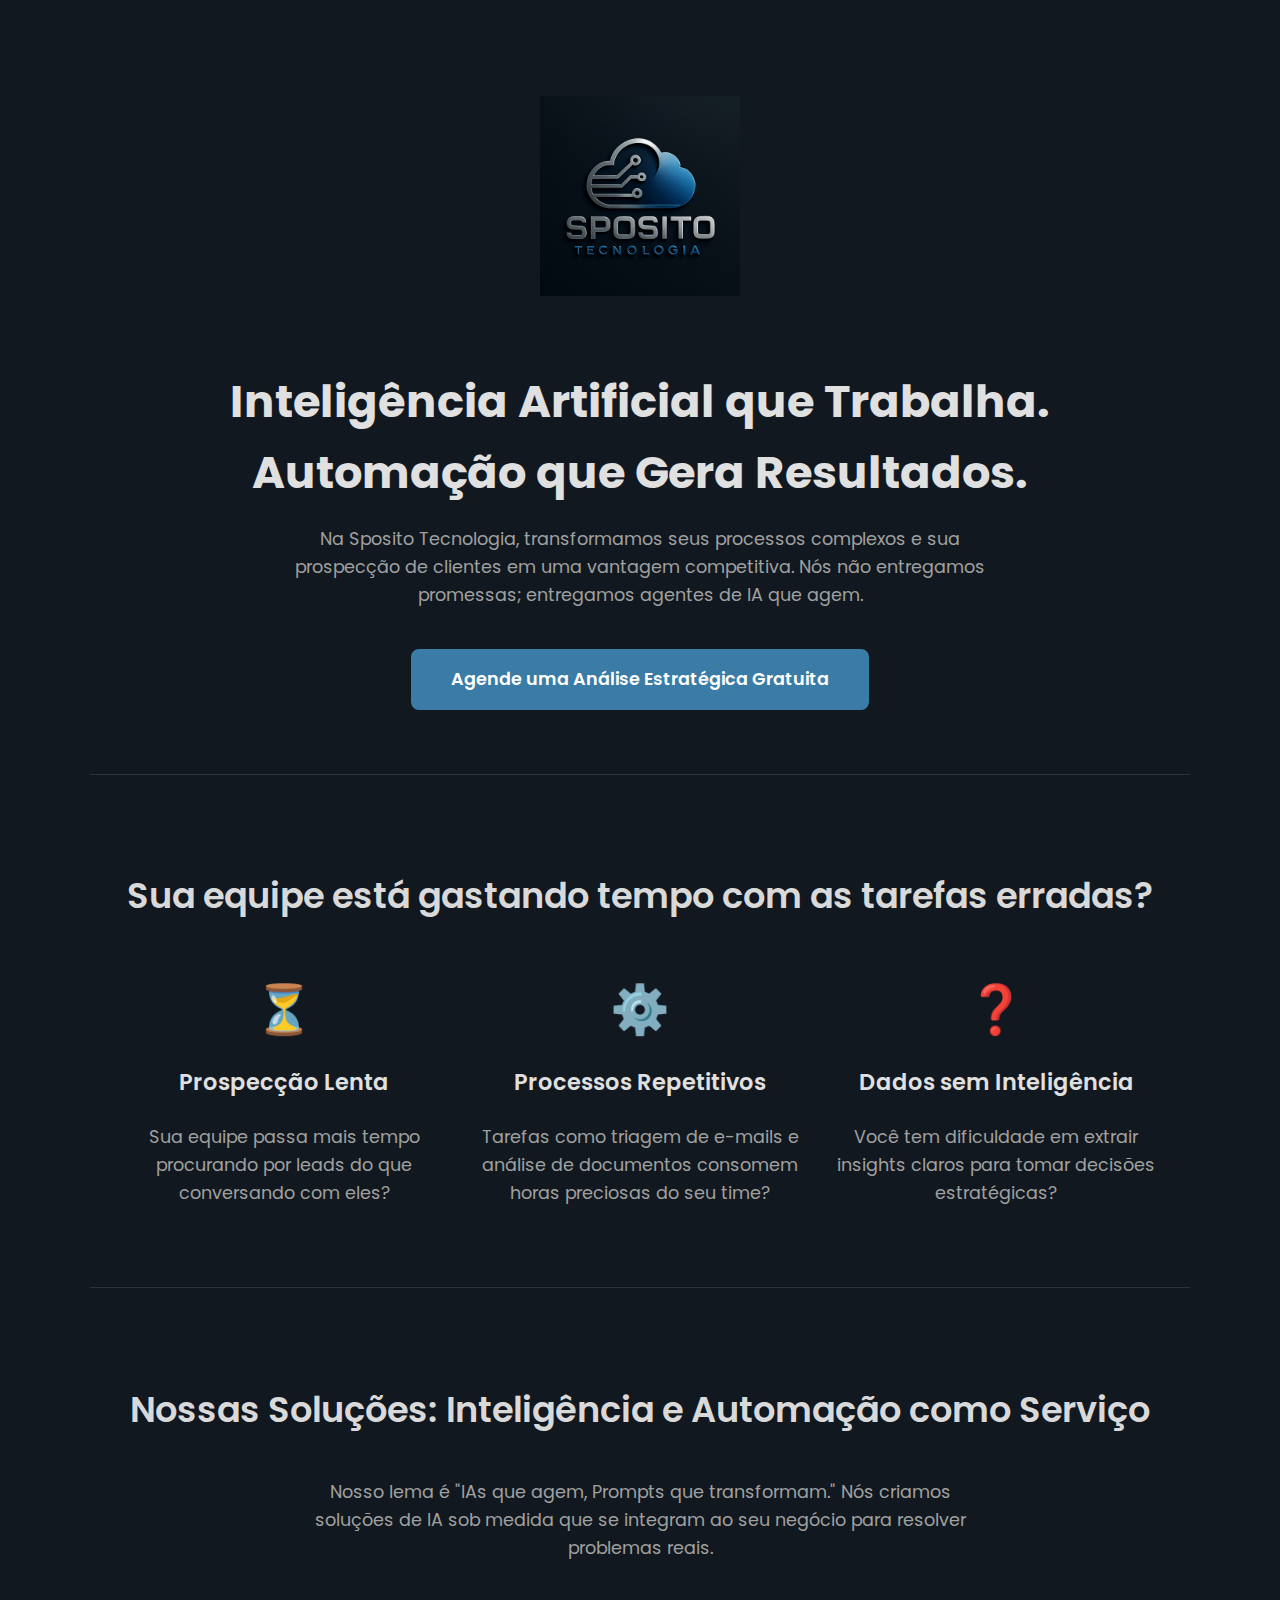
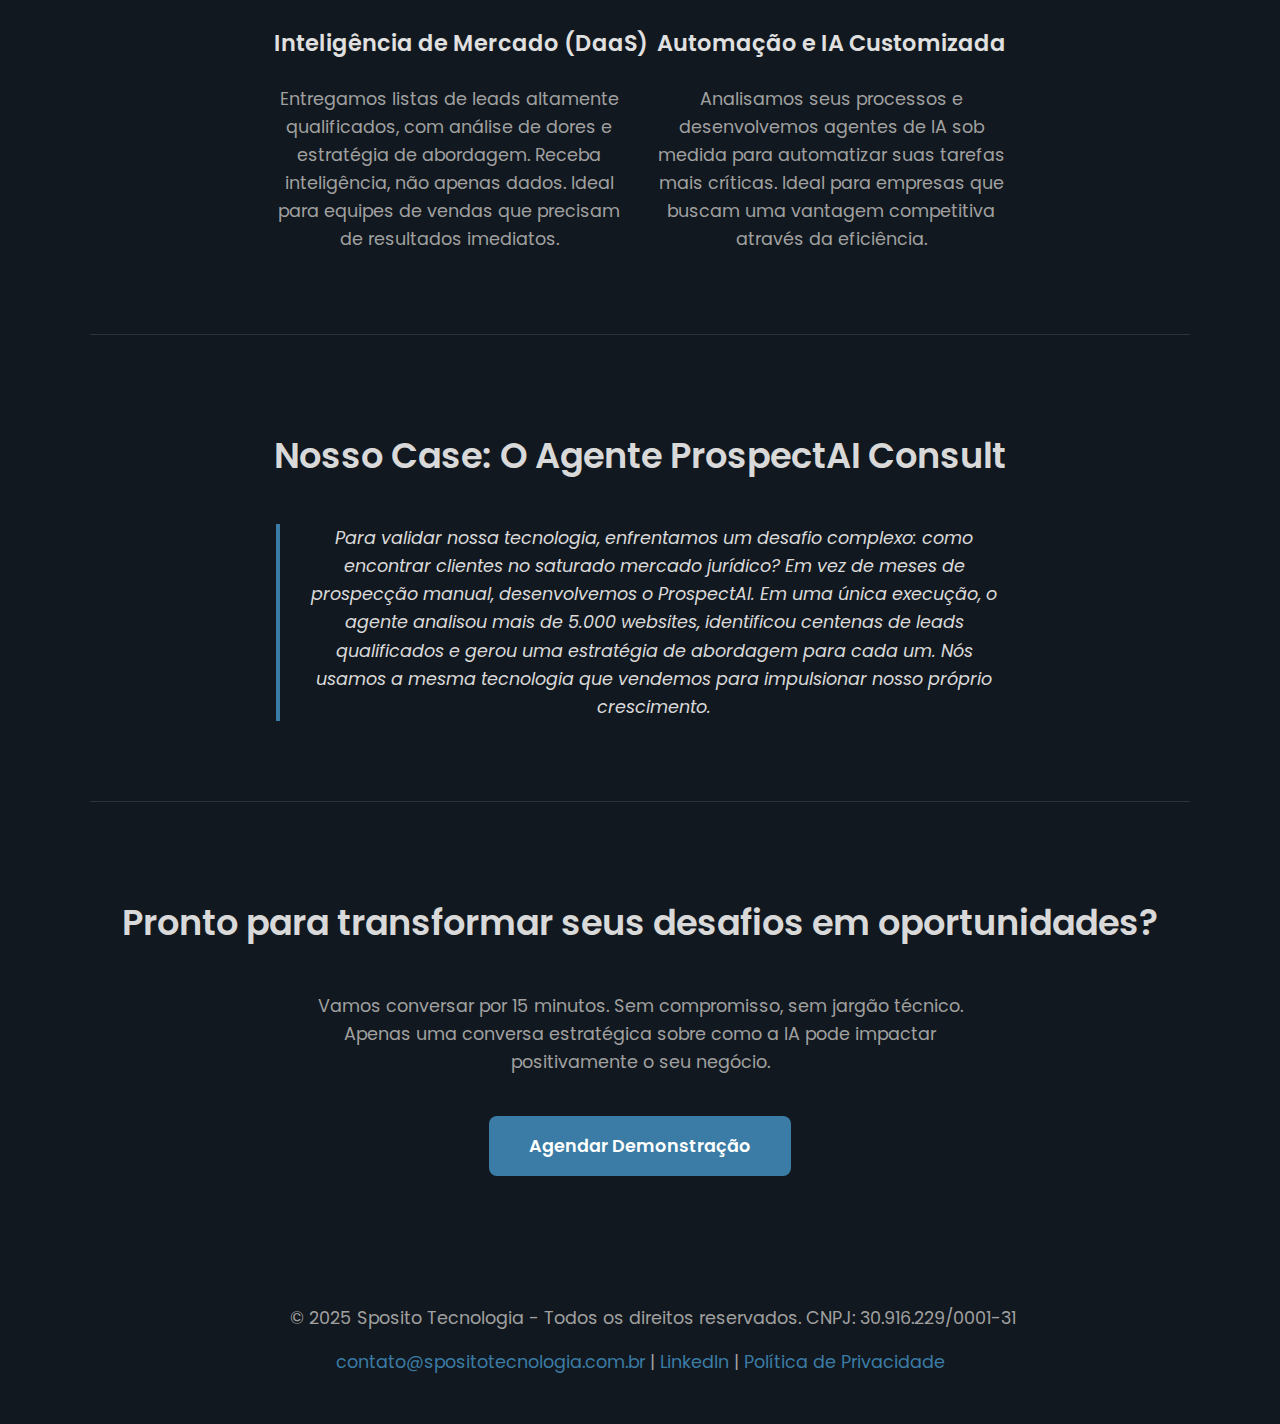
<file: index.html>
<!DOCTYPE html>
<html lang="pt-BR">
<head>
    <meta charset="UTF-8">
    <meta name="viewport" content="width=device-width, initial-scale=1.0">
    <title>Sposito Tecnologia - IA e Automação para Negócios</title>
    
    <!-- Importando a fonte 'Poppins' do Google Fonts -->
    <link rel="preconnect" href="https://fonts.googleapis.com">
    <link rel="preconnect" href="https://fonts.gstatic.com" crossorigin>
    <link href="https://fonts.googleapis.com/css2?family=Poppins:wght@300;400;600;700&display=swap" rel="stylesheet">

    <!-- Estilos CSS embutidos no HTML para simplicidade -->
    <style>
        :root {
            --dark-bg: #12181F;
            --text-light: #E0E0E0;
            --text-secondary: #A0A0A0;
            --accent-blue: #3A7CA5;
            --silver-metal: #D9D9D9;
        }

        html {
            scroll-behavior: smooth;
        }

        body {
            font-family: 'Poppins', sans-serif;
            background-color: var(--dark-bg);
            color: var(--text-light);
            margin: 0;
            padding: 0;
            line-height: 1.6;
            text-align: center;
        }

        .container {
            max-width: 1100px;
            margin: 0 auto;
            padding: 2rem;
        }

        section {
            padding: 4rem 2rem;
            border-bottom: 1px solid #2a3440;
        }

        section:last-of-type {
            border-bottom: none;
        }

        h1 {
            font-size: 2.8rem;
            font-weight: 700;
            margin-bottom: 1rem;
        }

        h2 {
            font-size: 2.2rem;
            font-weight: 600;
            margin-bottom: 2.5rem;
            color: var(--silver-metal);
        }

        h3 {
            font-size: 1.4rem;
            font-weight: 600;
            color: var(--text-light);
            margin-top: 1rem;
        }

        p {
            font-size: 1.1rem;
            color: var(--text-secondary);
            max-width: 700px;
            margin: 0 auto 1rem auto;
        }

        .logo {
            max-width: 200px;
            margin-bottom: 2rem;
        }

        .cta-button {
            display: inline-block;
            background-color: var(--accent-blue);
            color: #FFFFFF;
            padding: 1rem 2.5rem;
            border-radius: 8px;
            text-decoration: none;
            font-weight: 600;
            font-size: 1.1rem;
            margin-top: 1.5rem;
            transition: transform 0.2s, background-color 0.2s;
        }

        .cta-button:hover {
            transform: translateY(-3px);
            background-color: #4a90c2;
        }

        .columns-container {
            display: flex;
            justify-content: center;
            gap: 2rem;
            margin-top: 3rem;
            flex-wrap: wrap;
        }

        .column {
            flex: 1;
            min-width: 280px;
            max-width: 350px;
        }

        .column .icon {
            font-size: 3rem;
        }
        
        .quote {
            font-style: italic;
            color: var(--silver-metal);
            border-left: 4px solid var(--accent-blue);
            padding-left: 1.5rem;
            margin-top: 2rem;
        }

        footer {
            padding: 2rem;
            font-size: 0.9rem;
            color: var(--text-secondary);
        }
        
        footer a {
            color: var(--accent-blue);
            text-decoration: none;
        }
	
	.copyright-line {
    	    white-space: nowrap;
	}

	.unbreakable-title {
            white-space: nowrap;
	}
    </style>
</head>
<body>

    <div class="container">

        <!-- SEÇÃO 1: HERÓI -->
        <section id="home">
            <!-- IMPORTANTE: Coloque seu logo na pasta 'assets' ao lado deste arquivo html -->
            <img src="assets/logo.png" alt="Logotipo Sposito Tecnologia" class="logo">
            <h1>Inteligência Artificial que Trabalha. Automação que Gera Resultados.</h1>
            <p>Na Sposito Tecnologia, transformamos seus processos complexos e sua prospecção de clientes em uma vantagem competitiva. Nós não entregamos promessas; entregamos agentes de IA que agem.</p>
            <a href="#contato" class="cta-button">Agende uma Análise Estratégica Gratuita</a>
        </section>

        <!-- SEÇÃO 2: O PROBLEMA -->
        <section id="problema">
            <h2>Sua equipe está gastando tempo com as tarefas erradas?</h2>
            <div class="columns-container">
                <div class="column">
                    <div class="icon">⏳</div>
                    <h3>Prospecção Lenta</h3>
                    <p>Sua equipe passa mais tempo procurando por leads do que conversando com eles?</p>
                </div>
                <div class="column">
                    <div class="icon">⚙️</div>
                    <h3>Processos Repetitivos</h3>
                    <p>Tarefas como triagem de e-mails e análise de documentos consomem horas preciosas do seu time?</p>
                </div>
                <div class="column">
                    <div class="icon">❓</div>
                    <h3>Dados sem Inteligência</h3>
                    <p>Você tem dificuldade em extrair insights claros para tomar decisões estratégicas?</p>
                </div>
            </div>
        </section>

        <!-- SEÇÃO 3: A SOLUÇÃO -->
        <section id="solucoes">
            <h2>Nossas Soluções: Inteligência e Automação como Serviço</h2>
            <p>Nosso lema é "IAs que agem, Prompts que transformam." Nós criamos soluções de IA sob medida que se integram ao seu negócio para resolver problemas reais.</p>
            <div class="columns-container">
                <div class="column">
                     <h3 class="unbreakable-title">Inteligência de Mercado (DaaS)</h3>
                    <p>Entregamos listas de leads altamente qualificados, com análise de dores e estratégia de abordagem. Receba inteligência, não apenas dados. Ideal para equipes de vendas que precisam de resultados imediatos.</p>
                </div>
                <div class="column">
                    <h3 class="unbreakable-title">Automação e IA Customizada</h3>
                    <p>Analisamos seus processos e desenvolvemos agentes de IA sob medida para automatizar suas tarefas mais críticas. Ideal para empresas que buscam uma vantagem competitiva através da eficiência.</p>
                </div>
            </div>
        </section>

        <!-- SEÇÃO 4: CASE DE SUCESSO -->
        <section id="case">
            <h2>Nosso Case: O Agente ProspectAI Consult</h2>
            <p class="quote">Para validar nossa tecnologia, enfrentamos um desafio complexo: como encontrar clientes no saturado mercado jurídico? Em vez de meses de prospecção manual, desenvolvemos o ProspectAI. Em uma única execução, o agente analisou mais de 5.000 websites, identificou centenas de leads qualificados e gerou uma estratégia de abordagem para cada um. Nós usamos a mesma tecnologia que vendemos para impulsionar nosso próprio crescimento.</p>
        </section>

        <!-- SEÇÃO 5: CONTATO -->
        <section id="contato">
            <h2>Pronto para transformar seus desafios em oportunidades?</h2>
            <p>Vamos conversar por 15 minutos. Sem compromisso, sem jargão técnico. Apenas uma conversa estratégica sobre como a IA pode impactar positivamente o seu negócio.</p>
            <!-- IMPORTANTE: Substitua pelo seu link do Calendly ou deixe o mailto -->
            <a href="mailto:contato@spositotecnologia.com.br" class="cta-button">Agendar Demonstração</a>
        </section>

    </div>

    <!-- RODAPÉ -->
    <footer>
            <p class="copyright-line">© 2025 Sposito Tecnologia - Todos os direitos reservados. CNPJ: 30.916.229/0001-31</p>
            <p>
                <a href="mailto:contato@spositotecnologia.com.br">contato@spositotecnologia.com.br</a> | 
                <a href="https://www.linkedin.com/company/sposito-tecnologia/" target="_blank">LinkedIn</a> |
        	<a href="privacidade.html">Política de Privacidade</a>
    	</p>
</footer>

</body>
</html>
</file>
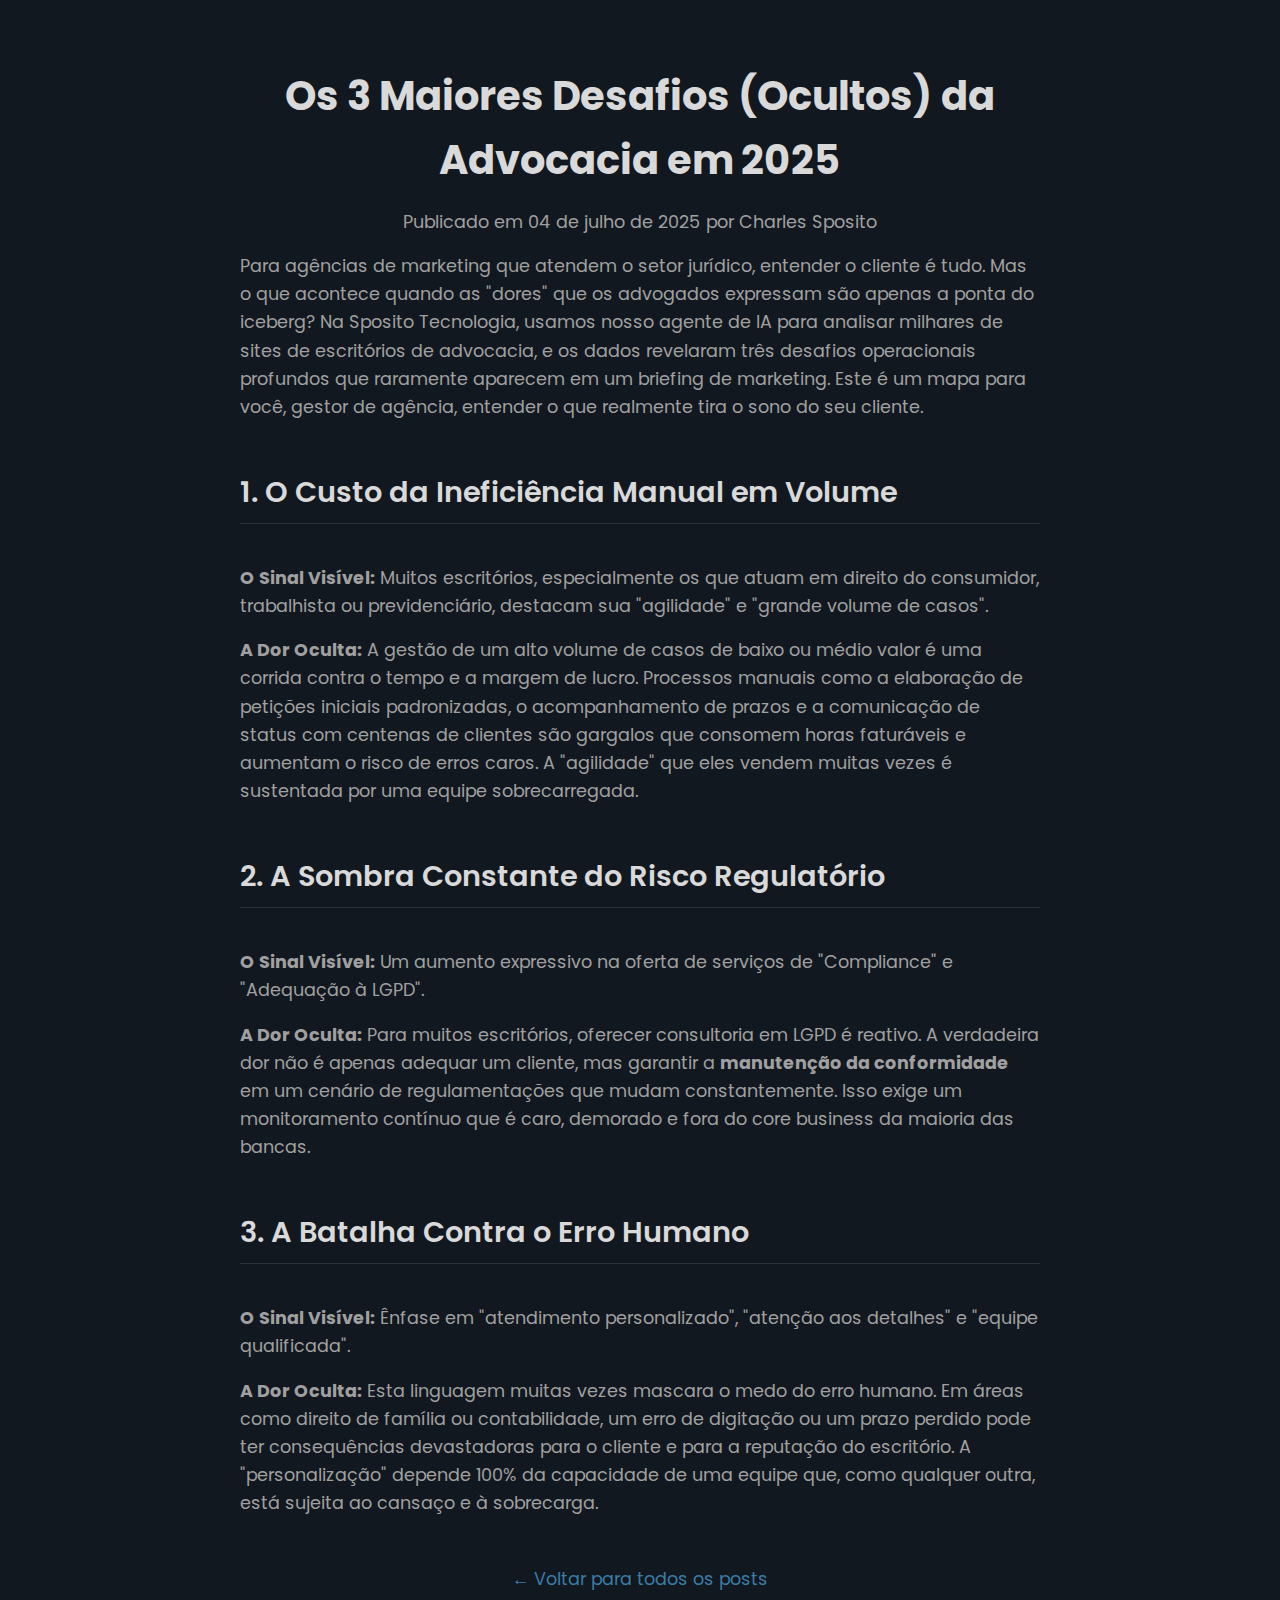
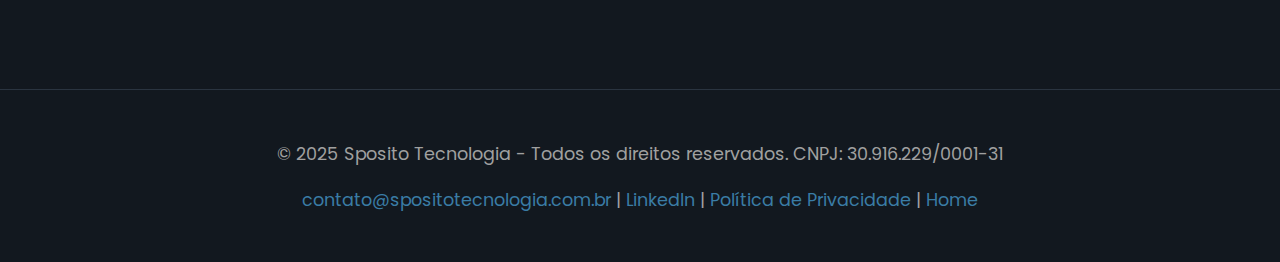
<file: blog-post-1.html>
<!DOCTYPE html>
<html lang="pt-BR">
<head>
    <meta charset="UTF-8">
    <meta name="viewport" content="width=device-width, initial-scale=1.0">
    <title>Os 3 Maiores Desafios da Advocacia em 2025 - Sposito Tecnologia</title>
    <link rel="preconnect" href="https://fonts.googleapis.com">
    <link rel="preconnect" href="https://fonts.gstatic.com" crossorigin>
    <link href="https://fonts.googleapis.com/css2?family=Poppins:wght@300;400;600;700&display=swap" rel="stylesheet">
    
    <link rel="stylesheet" href="style.css"> 

    </head>
<body>
    <div class="container text-container"> <h1 class="page-title">Os 3 Maiores Desafios (Ocultos) da Advocacia em 2025</h1> <p class="post-meta">Publicado em 04 de julho de 2025 por Charles Sposito</p>
        <p>Para agências de marketing que atendem o setor jurídico, entender o cliente é tudo. Mas o que acontece quando as "dores" que os advogados expressam são apenas a ponta do iceberg? Na Sposito Tecnologia, usamos nosso agente de IA para analisar milhares de sites de escritórios de advocacia, e os dados revelaram três desafios operacionais profundos que raramente aparecem em um briefing de marketing. Este é um mapa para você, gestor de agência, entender o que realmente tira o sono do seu cliente.</p>
        
        <h2 class="page-h2">1. O Custo da Ineficiência Manual em Volume</h2> <p><strong>O Sinal Visível:</strong> Muitos escritórios, especialmente os que atuam em direito do consumidor, trabalhista ou previdenciário, destacam sua "agilidade" e "grande volume de casos".</p>
        <p><strong>A Dor Oculta:</strong> A gestão de um alto volume de casos de baixo ou médio valor é uma corrida contra o tempo e a margem de lucro. Processos manuais como a elaboração de petições iniciais padronizadas, o acompanhamento de prazos e a comunicação de status com centenas de clientes são gargalos que consomem horas faturáveis e aumentam o risco de erros caros. A "agilidade" que eles vendem muitas vezes é sustentada por uma equipe sobrecarregada.</p>
        
        <h2 class="page-h2">2. A Sombra Constante do Risco Regulatório</h2> <p><strong>O Sinal Visível:</strong> Um aumento expressivo na oferta de serviços de "Compliance" e "Adequação à LGPD".</p>
        <p><strong>A Dor Oculta:</strong> Para muitos escritórios, oferecer consultoria em LGPD é reativo. A verdadeira dor não é apenas adequar um cliente, mas garantir a <strong>manutenção da conformidade</strong> em um cenário de regulamentações que mudam constantemente. Isso exige um monitoramento contínuo que é caro, demorado e fora do core business da maioria das bancas.</p>
        
        <h2 class="page-h2">3. A Batalha Contra o Erro Humano</h2> <p><strong>O Sinal Visível:</strong> Ênfase em "atendimento personalizado", "atenção aos detalhes" e "equipe qualificada".</p>
        <p><strong>A Dor Oculta:</strong> Esta linguagem muitas vezes mascara o medo do erro humano. Em áreas como direito de família ou contabilidade, um erro de digitação ou um prazo perdido pode ter consequências devastadoras para o cliente e para a reputação do escritório. A "personalização" depende 100% da capacidade de uma equipe que, como qualquer outra, está sujeita ao cansaço e à sobrecarga.</p>
        
        <a href="blog.html" class="back-link">← Voltar para todos os posts</a>
    </div>
    <footer>
        <p class="copyright-line">© 2025 Sposito Tecnologia - Todos os direitos reservados. CNPJ: 30.916.229/0001-31</p>
        <p>
            <a href="mailto:contato@spositotecnologia.com.br">contato@spositotecnologia.com.br</a> | 
            <a href="https://www.linkedin.com/company/sposito-tecnologia/" target="_blank">LinkedIn</a> |
            <a href="privacidade.html">Política de Privacidade</a> |
            <a href="index.html">Home</a>
        </p>
    </footer>
</body>
</html>
</file>
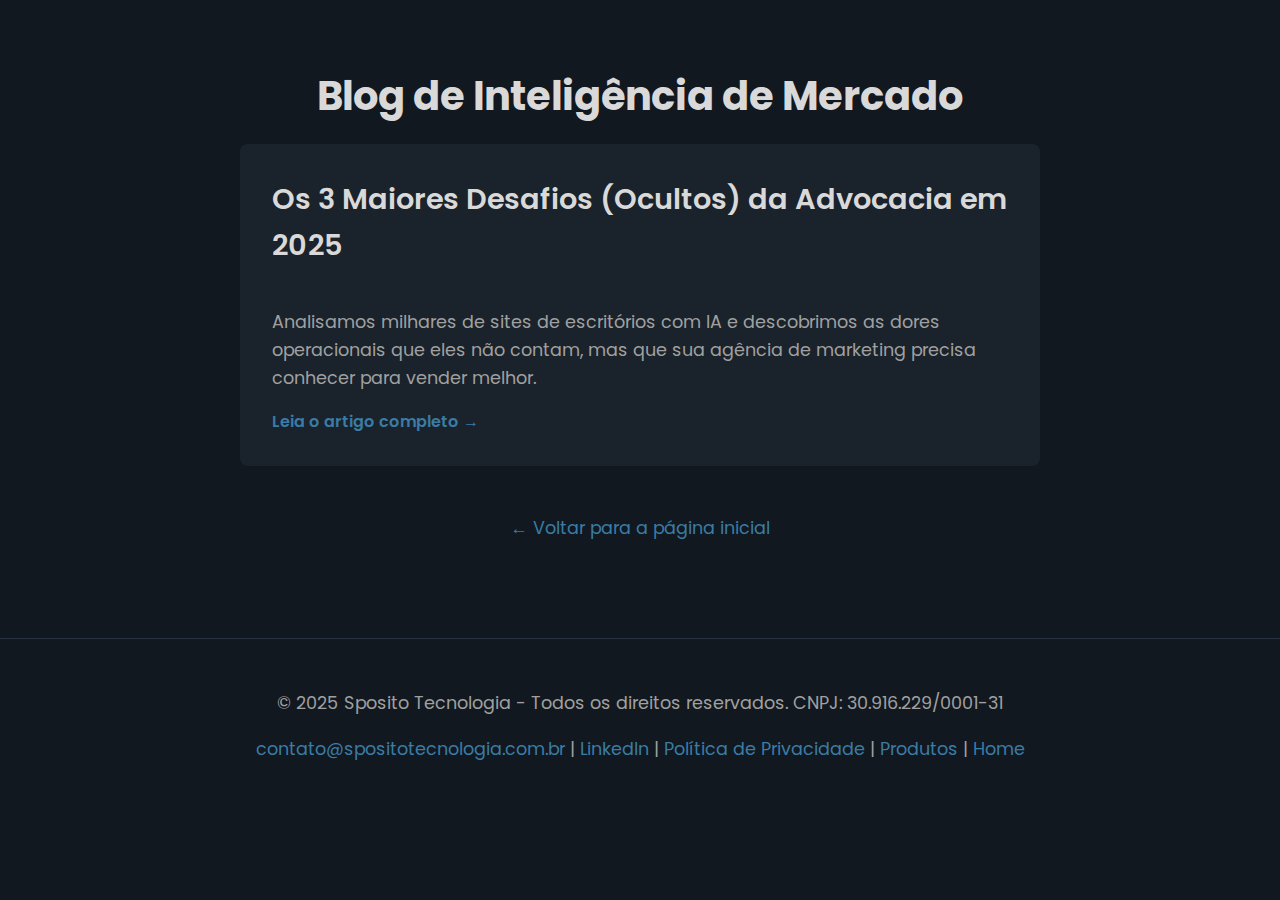
<file: blog.html>
<!DOCTYPE html>
<html lang="pt-BR">
<head>
    <meta charset="UTF-8">
    <meta name="viewport" content="width=device-width, initial-scale=1.0">
    <title>Blog - Sposito Tecnologia</title>
    
    <link rel="preconnect" href="https://fonts.googleapis.com">
    <link rel="preconnect" href="https://fonts.gstatic.com" crossorigin>
    <link href="https://fonts.googleapis.com/css2?family=Poppins:wght@300;400;600;700&display=swap" rel="stylesheet">
    <link rel="stylesheet" href="style.css"> </head>
<body>

    <div class="container text-container"> <h1 class="page-title">Blog de Inteligência de Mercado</h1> <div class="post-entry">
            <h2>Os 3 Maiores Desafios (Ocultos) da Advocacia em 2025</h2> <p>Analisamos milhares de sites de escritórios com IA e descobrimos as dores operacionais que eles não contam, mas que sua agência de marketing precisa conhecer para vender melhor.</p>
            <a href="blog-post-1.html">Leia o artigo completo →</a>
        </div>

        <a href="index.html" class="back-link">← Voltar para a página inicial</a>
    </div>

    <footer>
        <p class="copyright-line">© 2025 Sposito Tecnologia - Todos os direitos reservados. CNPJ: 30.916.229/0001-31</p>
        <p>
            <a href="mailto:contato@spositotecnologia.com.br">contato@spositotecnologia.com.br</a> | 
            <a href="https://www.linkedin.com/company/sposito-tecnologia/" target="_blank">LinkedIn</a> |
            <a href="privacidade.html">Política de Privacidade</a> |
	    <a href="produtos.html">Produtos</a> |
            <a href="index.html">Home</a>
        </p>
    </footer>

</body>
</html>
</file>
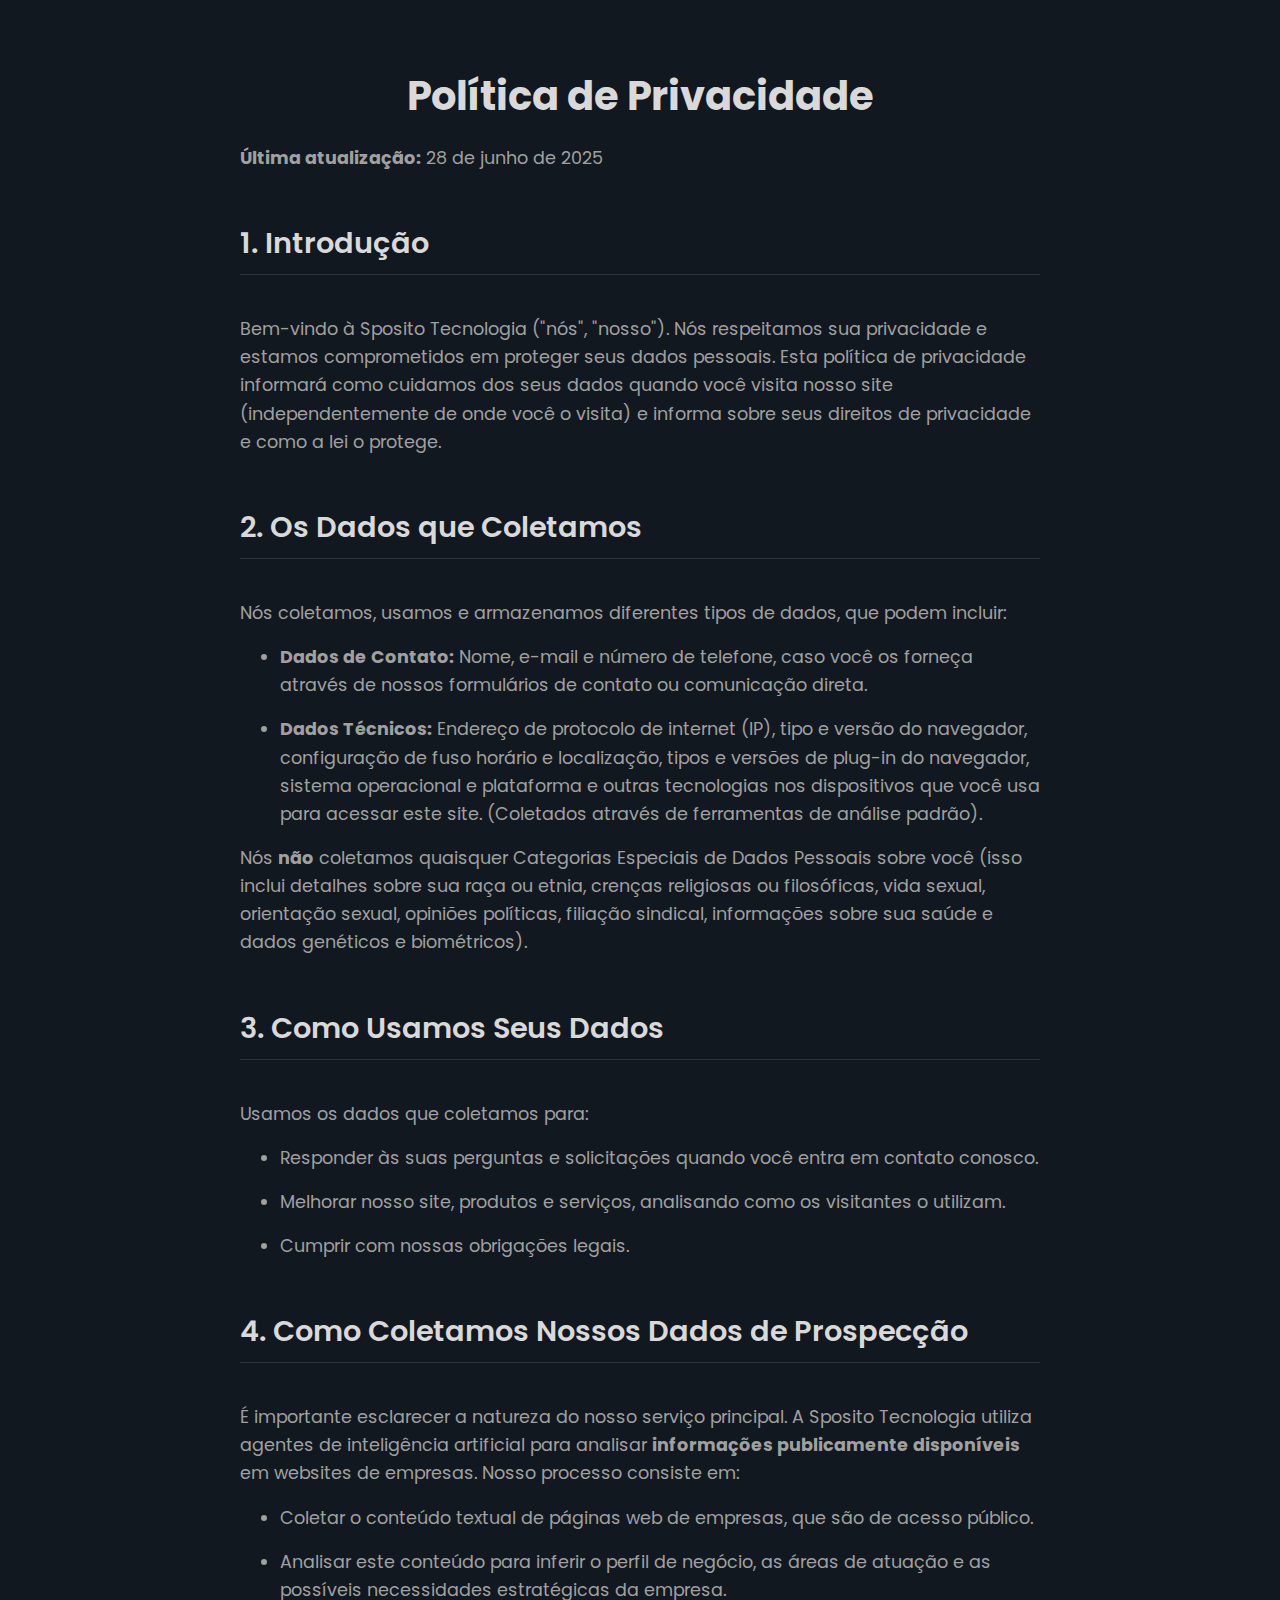
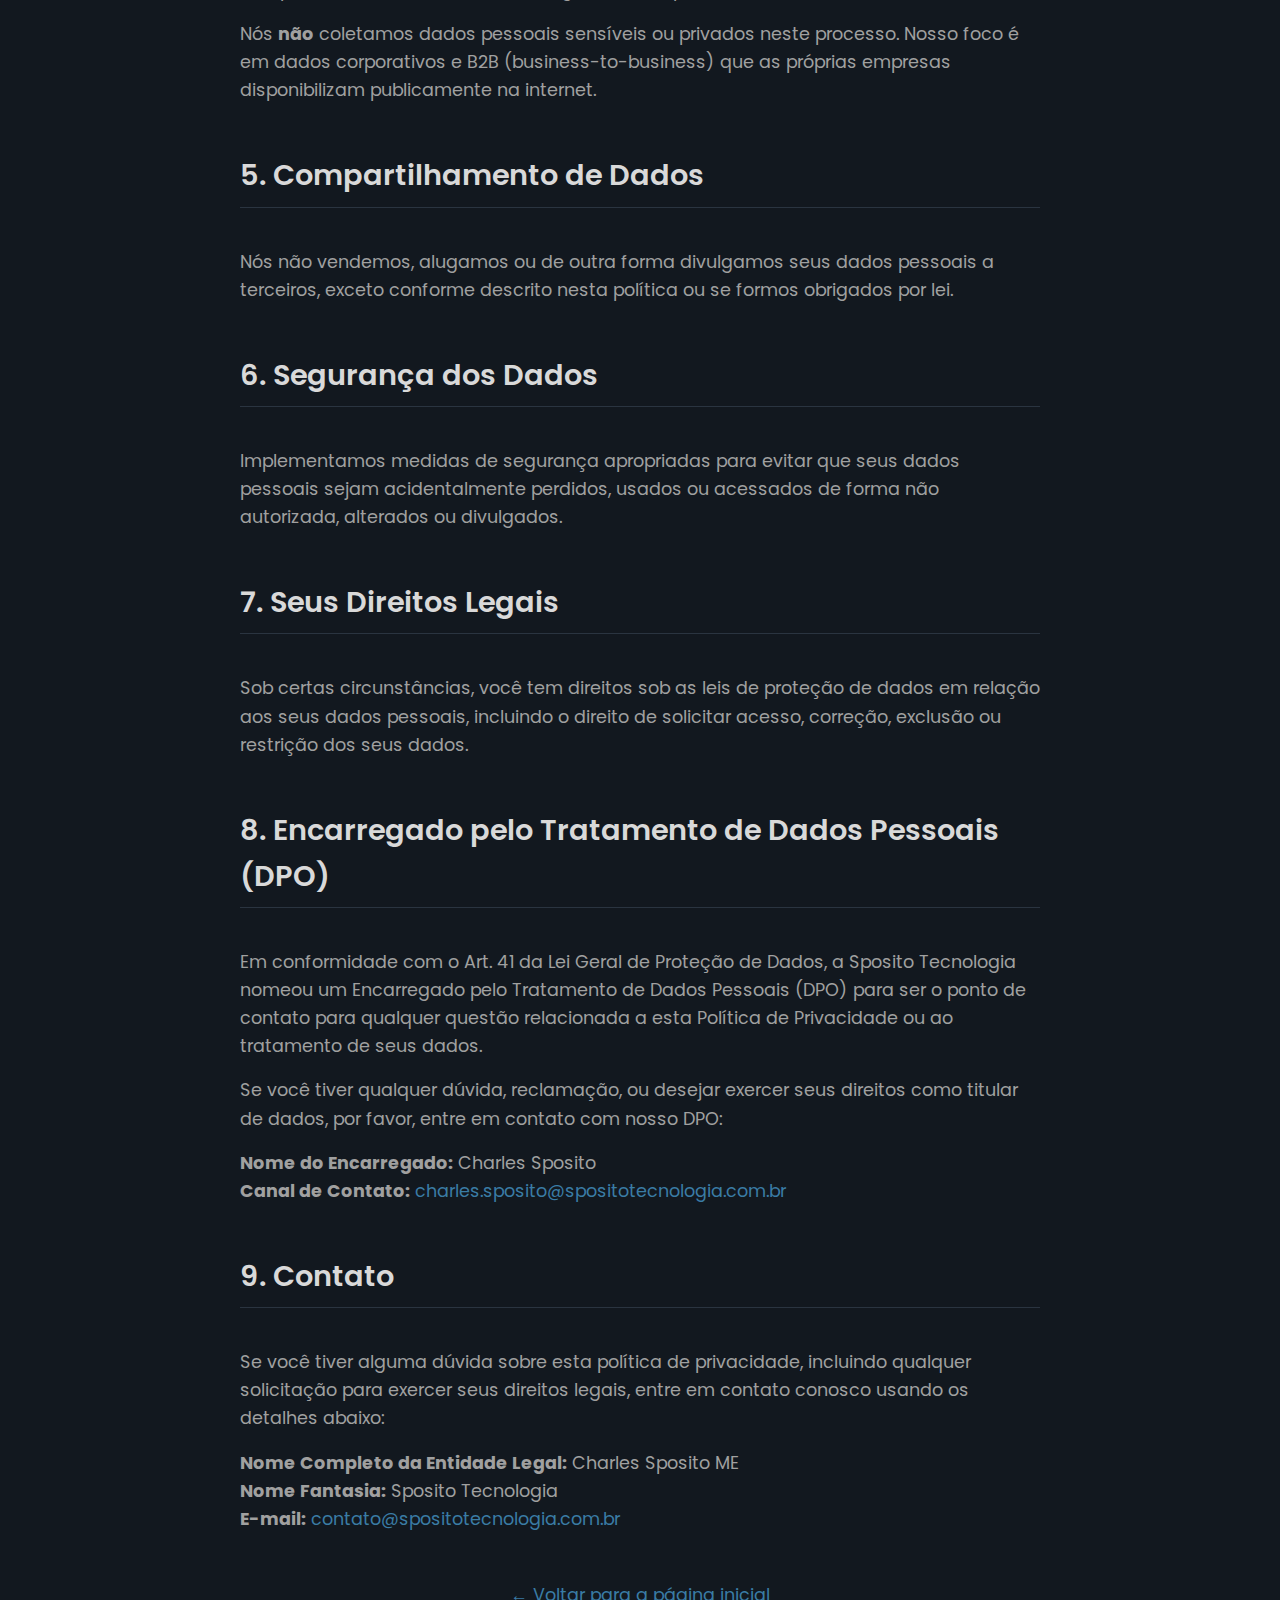
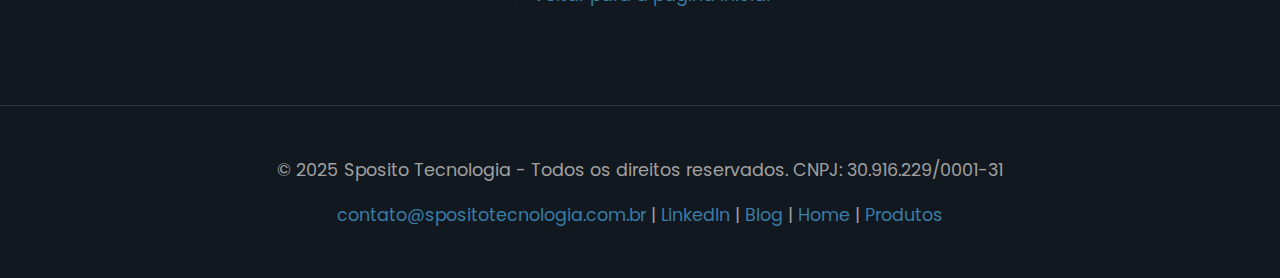
<file: privacidade.html>
<!DOCTYPE html>
<html lang="pt-BR">
<head>
    <meta charset="UTF-8">
    <meta name="viewport" content="width=device-width, initial-scale=1.0">
    <title>Política de Privacidade - Sposito Tecnologia</title>
    
    <link rel="preconnect" href="https://fonts.googleapis.com">
    <link rel="preconnect" href="https://fonts.gstatic.com" crossorigin>
    <link href="https://fonts.googleapis.com/css2?family=Poppins:wght@300;400;600;700&display=swap" rel="stylesheet">

    <link rel="stylesheet" href="style.css"> 

    </head>
<body>

    <div class="container text-container"> <h1 class="page-title">Política de Privacidade</h1> <p><strong>Última atualização:</strong> 28 de junho de 2025</p>

        <h2 class="page-h2">1. Introdução</h2> <p>Bem-vindo à Sposito Tecnologia ("nós", "nosso"). Nós respeitamos sua privacidade e estamos comprometidos em proteger seus dados pessoais. Esta política de privacidade informará como cuidamos dos seus dados quando você visita nosso site (independentemente de onde você o visita) e informa sobre seus direitos de privacidade e como a lei o protege.</p>

        <h2 class="page-h2">2. Os Dados que Coletamos</h2> <p>Nós coletamos, usamos e armazenamos diferentes tipos de dados, que podem incluir:</p>
        <ul>
            <li><strong>Dados de Contato:</strong> Nome, e-mail e número de telefone, caso você os forneça através de nossos formulários de contato ou comunicação direta.</li>
            <li><strong>Dados Técnicos:</strong> Endereço de protocolo de internet (IP), tipo e versão do navegador, configuração de fuso horário e localização, tipos e versões de plug-in do navegador, sistema operacional e plataforma e outras tecnologias nos dispositivos que você usa para acessar este site. (Coletados através de ferramentas de análise padrão).</li>
        </ul>
        <p>Nós <strong>não</strong> coletamos quaisquer Categorias Especiais de Dados Pessoais sobre você (isso inclui detalhes sobre sua raça ou etnia, crenças religiosas ou filosóficas, vida sexual, orientação sexual, opiniões políticas, filiação sindical, informações sobre sua saúde e dados genéticos e biométricos).</p>

        <h2 class="page-h2">3. Como Usamos Seus Dados</h2> <p>Usamos os dados que coletamos para:</p>
        <ul>
            <li>Responder às suas perguntas e solicitações quando você entra em contato conosco.</li>
            <li>Melhorar nosso site, produtos e serviços, analisando como os visitantes o utilizam.</li>
            <li>Cumprir com nossas obrigações legais.</li>
        </ul>

        <h2 class="page-h2">4. Como Coletamos Nossos Dados de Prospecção</h2> <p>É importante esclarecer a natureza do nosso serviço principal. A Sposito Tecnologia utiliza agentes de inteligência artificial para analisar <strong>informações publicamente disponíveis</strong> em websites de empresas. Nosso processo consiste em:</p>
        <ul>
            <li>Coletar o conteúdo textual de páginas web de empresas, que são de acesso público.</li>
            <li>Analisar este conteúdo para inferir o perfil de negócio, as áreas de atuação e as possíveis necessidades estratégicas da empresa.</li>
        </ul>
        <p>Nós <strong>não</strong> coletamos dados pessoais sensíveis ou privados neste processo. Nosso foco é em dados corporativos e B2B (business-to-business) que as próprias empresas disponibilizam publicamente na internet.</p>

        <h2 class="page-h2">5. Compartilhamento de Dados</h2> <p>Nós não vendemos, alugamos ou de outra forma divulgamos seus dados pessoais a terceiros, exceto conforme descrito nesta política ou se formos obrigados por lei.</p>

        <h2 class="page-h2">6. Segurança dos Dados</h2> <p>Implementamos medidas de segurança apropriadas para evitar que seus dados pessoais sejam acidentalmente perdidos, usados ou acessados de forma não autorizada, alterados ou divulgados.</p>

        <h2 class="page-h2">7. Seus Direitos Legais</h2> <p>Sob certas circunstâncias, você tem direitos sob as leis de proteção de dados em relação aos seus dados pessoais, incluindo o direito de solicitar acesso, correção, exclusão ou restrição dos seus dados.</p>

	<h2 class="page-h2">8. Encarregado pelo Tratamento de Dados Pessoais (DPO)</h2> <p>Em conformidade com o Art. 41 da Lei Geral de Proteção de Dados, a Sposito Tecnologia nomeou um Encarregado pelo Tratamento de Dados Pessoais (DPO) para ser o ponto de contato para qualquer questão relacionada a esta Política de Privacidade ou ao tratamento de seus dados.</p> <p>Se você tiver qualquer dúvida, reclamação, ou desejar exercer seus direitos como titular de dados, por favor, entre em contato com nosso DPO:</p>
	<p>	
                <strong>Nome do Encarregado:</strong> Charles Sposito</br>
                <strong>Canal de Contato:</strong> <a href="mailto:charles.sposito@spositotecnologia.com.br">charles.sposito@spositotecnologia.com.br</a>
	</p>

        <h2 class="page-h2">9. Contato</h2> <p>Se você tiver alguma dúvida sobre esta política de privacidade, incluindo qualquer solicitação para exercer seus direitos legais, entre em contato conosco usando os detalhes abaixo:</p>
        <p>
            <strong>Nome Completo da Entidade Legal:</strong> Charles Sposito ME<br>
            <strong>Nome Fantasia:</strong> Sposito Tecnologia<br>
            <strong>E-mail:</strong> <a href="mailto:contato@spositotecnologia.com.br">contato@spositotecnologia.com.br</a>
        </p>
        
        <a href="index.html" class="back-link">← Voltar para a página inicial</a>
    </div>

    <footer>
        <p class="copyright-line">© 2025 Sposito Tecnologia - Todos os direitos reservados. CNPJ: 30.916.229/0001-31</p>
        <p>
            <a href="mailto:contato@spositotecnologia.com.br">contato@spositotecnologia.com.br</a> | 
            <a href="https://www.linkedin.com/company/sposito-tecnologia/" target="_blank">LinkedIn</a> |
            <a href="blog.html">Blog</a> |
            <a href="index.html">Home</a> |
	    <a href="produtos.html">Produtos</a>
        </p>
    </footer>

</body>
</html>
</file>
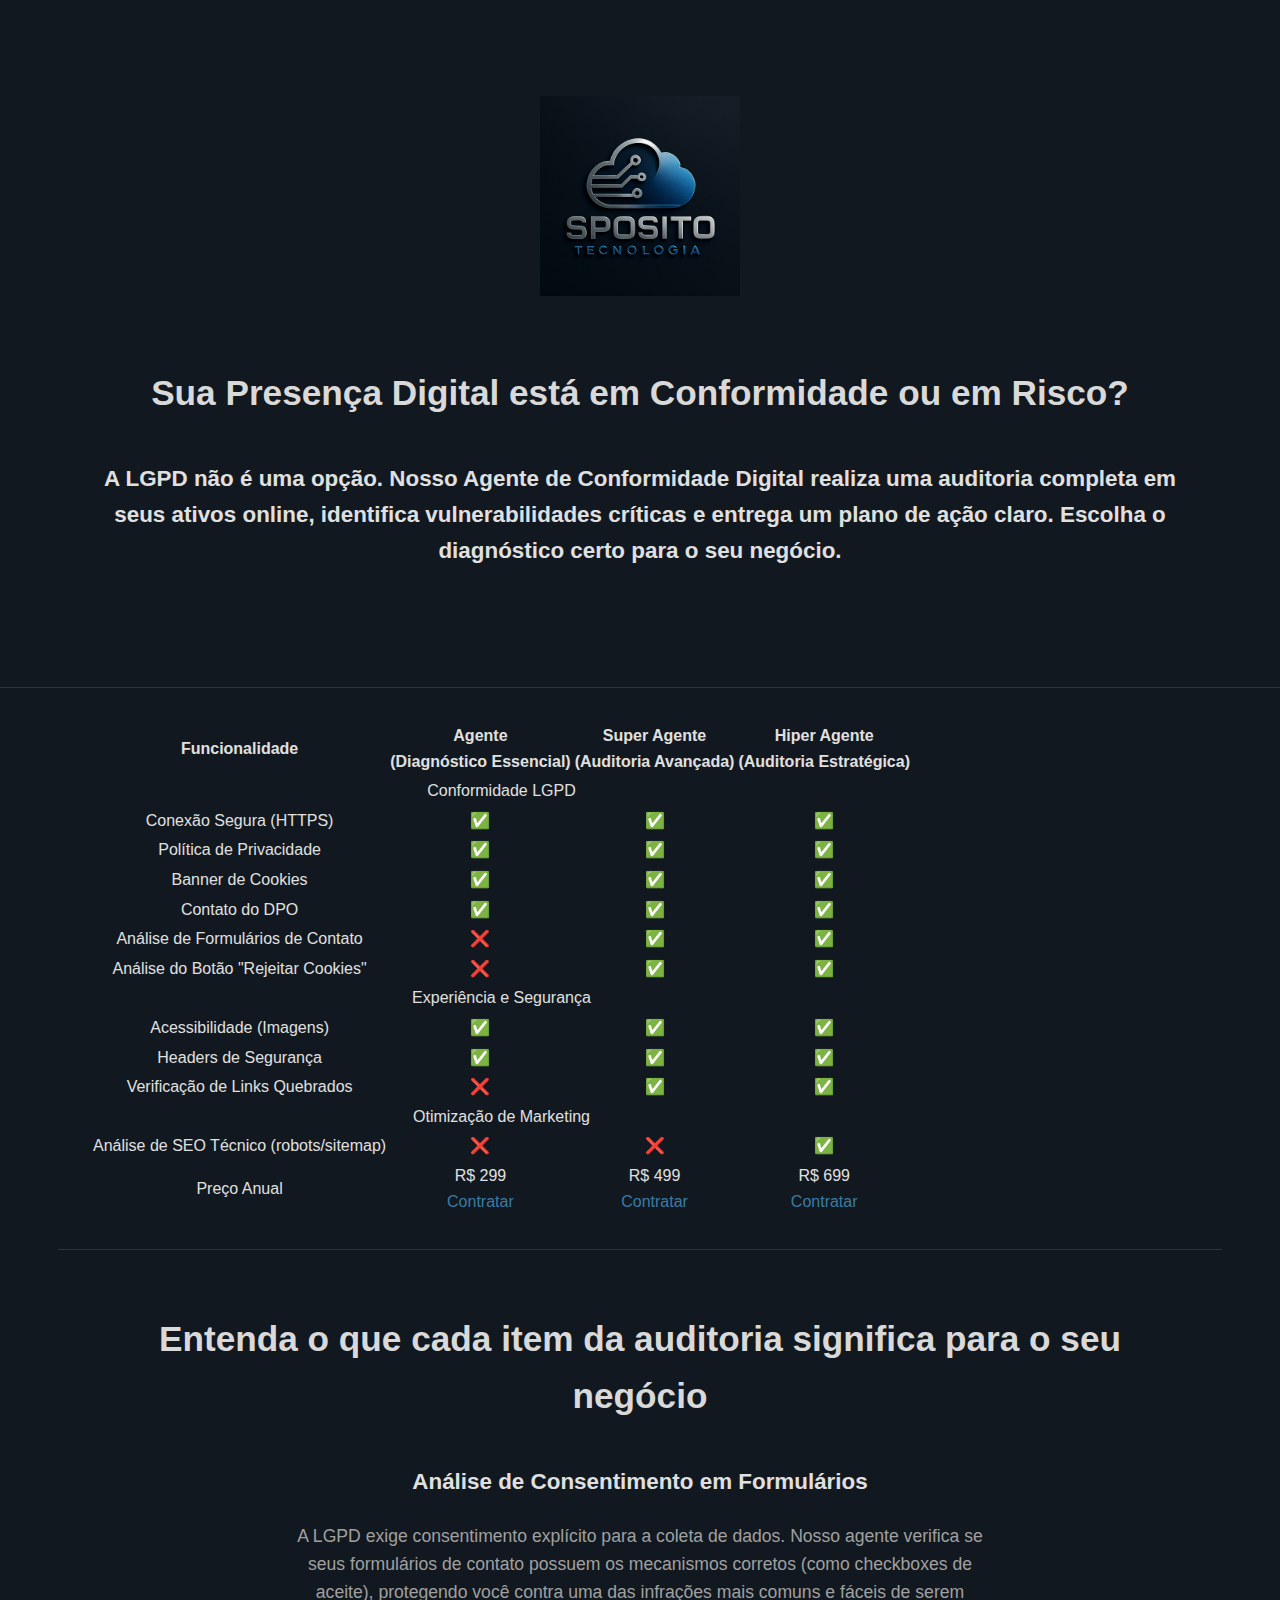
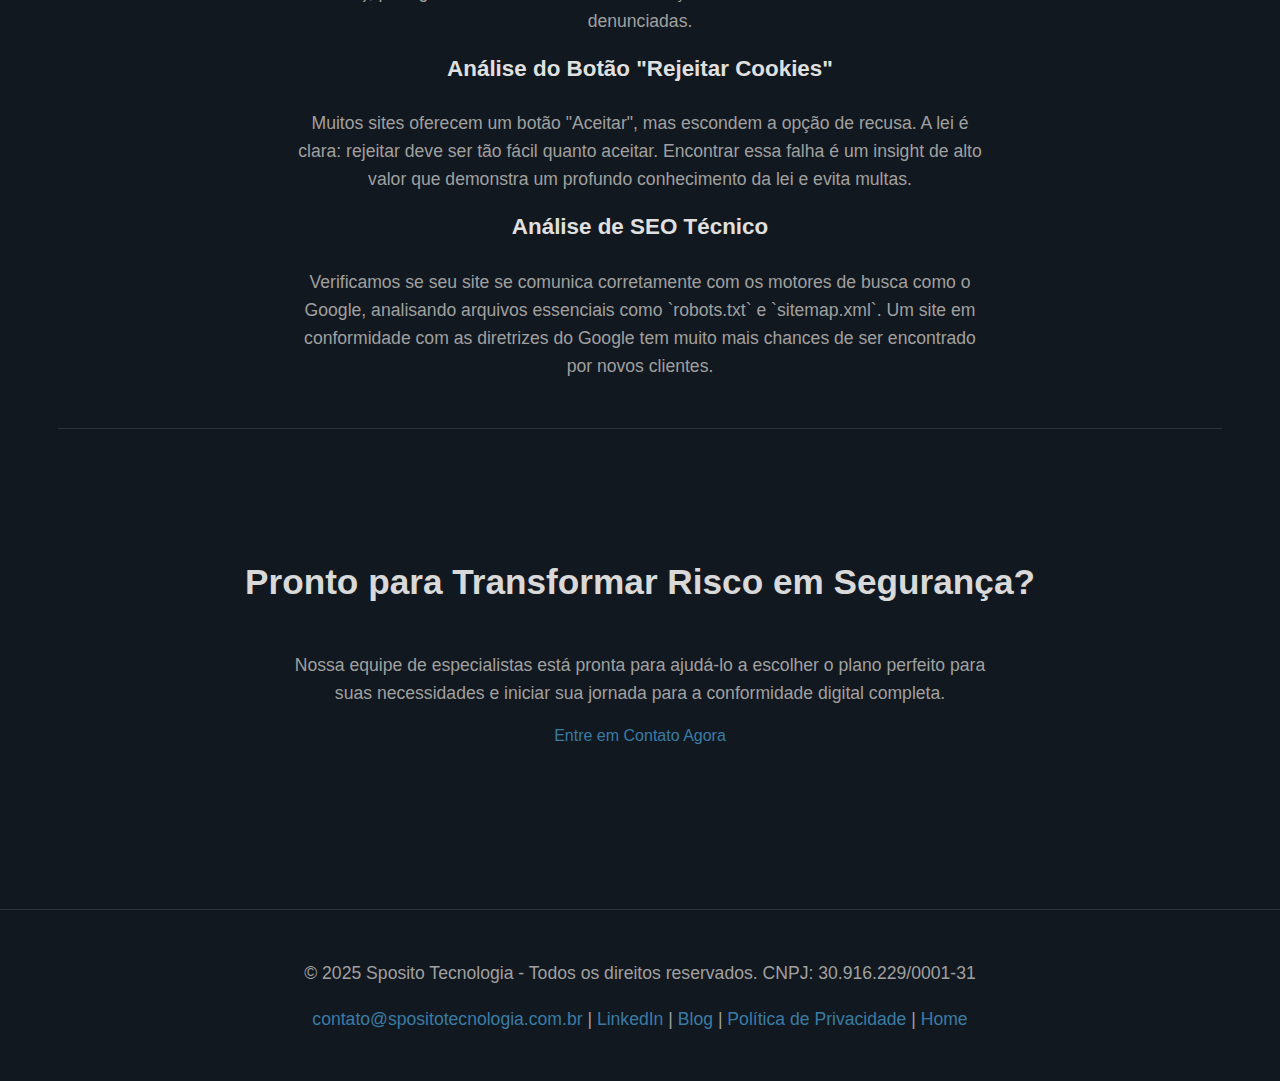
<file: produtos.html>
<!DOCTYPE html>
<html lang="pt-BR">
<head>
    <meta charset="UTF-8">
    <meta name="viewport" content="width=device-width, initial-scale=1.0">
    <title>Produtos - Sposito Tecnologia</title>
    <link rel="stylesheet" href="style.css">
    <link rel="icon" href="assets/favicon.ico" type="image/x-icon">
</head>
<body>
    
    <main>
        <section id="licensing-hero" class="hero">
            <div class="container">
                <img src="assets/logo.png" alt="Sposito Tecnologia Logo" class="logo">
                <h2>Sua Presença Digital está em Conformidade ou em Risco?</h2>
                <h3>A LGPD não é uma opção. Nosso Agente de Conformidade Digital realiza uma auditoria completa em seus ativos online, identifica vulnerabilidades críticas e entrega um plano de ação claro. Escolha o diagnóstico certo para o seu negócio.</h3>
            </div>
        </section>
        
        <section id="pricing-table" class="container">
            <div class="table-container">
                <table>
                    <thead>
                        <tr>
                            <th>Funcionalidade</th>
                            <th>Agente<br><span>(Diagnóstico Essencial)</span></th>
                            <th class="featured">Super Agente<br><span>(Auditoria Avançada)</span></th>
                            <th>Hiper Agente<br><span>(Auditoria Estratégica)</span></th>
                        </tr>
                    </thead>
                    <tbody>
                        <tr class="category-header"><td colspan="4">Conformidade LGPD</td></tr>
                        <tr><td>Conexão Segura (HTTPS)</td><td>✅</td><td>✅</td><td>✅</td></tr>
                        <tr><td>Política de Privacidade</td><td>✅</td><td>✅</td><td>✅</td></tr>
                        <tr><td>Banner de Cookies</td><td>✅</td><td>✅</td><td>✅</td></tr>
                        <tr><td>Contato do DPO</td><td>✅</td><td>✅</td><td>✅</td></tr>
                        <tr><td>Análise de Formulários de Contato</td><td>❌</td><td>✅</td><td>✅</td></tr>
                        <tr><td>Análise do Botão "Rejeitar Cookies"</td><td>❌</td><td>✅</td><td>✅</td></tr>
                        
                        <tr class="category-header"><td colspan="4">Experiência e Segurança</td></tr>
                        <tr><td>Acessibilidade (Imagens)</td><td>✅</td><td>✅</td><td>✅</td></tr>
                        <tr><td>Headers de Segurança</td><td>✅</td><td>✅</td><td>✅</td></tr>
                        <tr><td>Verificação de Links Quebrados</td><td>❌</td><td>✅</td><td>✅</td></tr>

                        <tr class="category-header"><td colspan="4">Otimização de Marketing</td></tr>
                        <tr><td>Análise de SEO Técnico (robots/sitemap)</td><td>❌</td><td>❌</td><td>✅</td></tr>

                        <tr class="price-row">
                            <td>Preço Anual</td>
                            <td>
                                <div class="price">R$ 299</div>
                                <a href="#contato" class="btn">Contratar</a>
                            </td>
                            <td class="featured">
                                <div class="price">R$ 499</div>
                                <a href="#contato" class="btn btn-featured">Contratar</a>
                            </td>
                            <td>
                                <div class="price">R$ 699</div>
                                <a href="#contato" class="btn">Contratar</a>
                            </td>
                        </tr>
                    </tbody>
                </table>
            </div>
        </section>

        <section id="features-details" class="container">
            <h2>Entenda o que cada item da auditoria significa para o seu negócio</h2>
            <div class="feature-box">
                <h3>Análise de Consentimento em Formulários</h3>
                <p>A LGPD exige consentimento explícito para a coleta de dados. Nosso agente verifica se seus formulários de contato possuem os mecanismos corretos (como checkboxes de aceite), protegendo você contra uma das infrações mais comuns e fáceis de serem denunciadas.</p>
            </div>
            <div class="feature-box">
                <h3>Análise do Botão "Rejeitar Cookies"</h3>
                <p>Muitos sites oferecem um botão "Aceitar", mas escondem a opção de recusa. A lei é clara: rejeitar deve ser tão fácil quanto aceitar. Encontrar essa falha é um insight de alto valor que demonstra um profundo conhecimento da lei e evita multas.</p>
            </div>
             <div class="feature-box">
                <h3>Análise de SEO Técnico</h3>
                <p>Verificamos se seu site se comunica corretamente com os motores de busca como o Google, analisando arquivos essenciais como `robots.txt` e `sitemap.xml`. Um site em conformidade com as diretrizes do Google tem muito mais chances de ser encontrado por novos clientes.</p>
            </div>
        </section>

        <section id="contato" class="cta-section">
            <div class="container">
                <h2>Pronto para Transformar Risco em Segurança?</h2>
                <p>Nossa equipe de especialistas está pronta para ajudá-lo a escolher o plano perfeito para suas necessidades e iniciar sua jornada para a conformidade digital completa.</p>
                <a href="mailto:contato@spositotecnologia.com.br" class="btn btn-featured">Entre em Contato Agora</a>
            </div>
        </section>
    </main>

    <footer>
        <p class="copyright-line">© 2025 Sposito Tecnologia - Todos os direitos reservados. CNPJ: 30.916.229/0001-31</p>
        <p>
            <a href="mailto:contato@spositotecnologia.com.br">contato@spositotecnologia.com.br</a> | 
            <a href="https://www.linkedin.com/company/sposito-tecnologia/" target="_blank">LinkedIn</a> |
            <a href="blog.html">Blog</a> |
            <a href="privacidade.html">Política de Privacidade</a> |
	    <a href="index.html">Home</a>
            
        </p>
    </footer>
</body>
</html>
</file>
<file: style.css>
:root {
    --dark-bg: #12181F;
    --text-light: #E0E0E0;
    --text-secondary: #A0A0A0;
    --accent-blue: #3A7CA5;
    --silver-metal: #D9D9D9;
}
html { scroll-behavior: smooth; }
body {
    font-family: 'Poppins', sans-serif;
    background-color: var(--dark-bg);
    color: var(--text-light);
    margin: 0;
    padding: 0;
    line-height: 1.6; /* Padronizado para 1.6 em todo o site */
}
.container {
    max-width: 1100px; /* Largura padrão para containers principais */
    margin: 0 auto;
    padding: 2rem;
    text-align: center; /* Alinhamento padrão para seções principais */
}
/* Estilos para containers de texto (blog, privacidade) - mais estreito e alinhado à esquerda */
.text-container {
    max-width: 800px; /* Largura para melhor legibilidade de textos longos */
    margin: 0 auto; /* Centraliza o container mais estreito */
    text-align: left; /* Alinha o texto à esquerda */
}
section {
    padding: 4rem 2rem;
    border-bottom: 1px solid #2a3440;
}
section:last-of-type { border-bottom: none; }

h1 {
    font-size: 2.8rem;
    font-weight: 700;
    margin-bottom: 1rem;
    text-align: center;
    color: var(--silver-metal);
}
h2 {
    font-size: 2.2rem;
    font-weight: 600;
    margin-bottom: 2.5rem;
    color: var(--silver-metal);
}
h3 {
    font-size: 1.4rem;
    font-weight: 600;
    color: var(--text-light);
    margin-top: 1rem;
}
p, li {
    font-size: 1.1rem;
    color: var(--text-secondary);
    margin-bottom: 1rem;
}
/* Sobrescreve o p para seções principais (como index.html) para centralizar e ter max-width */
.container p {
    max-width: 700px;
    margin: 0 auto 1rem auto;
}
/* Redefine p para text-container (blog, privacidade) */
.text-container p {
    max-width: none; /* Remove max-width para parágrafos dentro de text-container */
    margin: 0 0 1rem 0; /* Alinha margens à esquerda */
}

a { color: var(--accent-blue); text-decoration: none; }
a:hover { text-decoration: underline; }

.logo { max-width: 200px; margin-bottom: 2rem; }
.cta-button {
    display: inline-block;
    background-color: var(--accent-blue);
    color: #FFFFFF;
    padding: 1rem 2.5rem;
    border-radius: 8px;
    text-decoration: none;
    font-weight: 600;
    font-size: 1.1rem;
    margin-top: 1.5rem;
    transition: transform 0.2s, background-color 0.2s;
}
.cta-button:hover { transform: translateY(-3px); background-color: #4a90c2; }
.columns-container { display: flex; justify-content: center; gap: 2rem; margin-top: 3rem; flex-wrap: wrap; }
.column { flex: 1; min-width: 280px; max-width: 350px; text-align: center; }
.column .icon { font-size: 3rem; }
.quote { font-style: italic; color: var(--silver-metal); border-left: 4px solid var(--accent-blue); padding-left: 1.5rem; margin-top: 2rem; text-align: left; }
.back-link { display: block; text-align: center; margin-top: 3rem; font-size: 1.1rem; color: var(--accent-blue); }

/* Estilo do Rodapé */
footer {
    text-align: center;
    padding: 2rem;
    font-size: 0.9rem;
    color: var(--text-secondary);
    border-top: 1px solid #2a3440; /* Linha separadora padronizada [cite: 2] */
    margin-top: 4rem;
}
footer a {
    color: var(--accent-blue);
    text-decoration: none; /* Garante que links do rodapé não tenham sublinhado por padrão */
}
.copyright-line { white-space: nowrap; }
.unbreakable-title { white-space: nowrap; }

/* Estilos específicos para títulos de páginas de conteúdo (Política de Privacidade, Blog Post, e o H1 do Blog) */
.page-title {
    font-size: 2.5rem; /* Menor que o h1 global, ideal para títulos de páginas internas */
    font-weight: 700;
    margin-top: 2rem;
    text-align: center;
    color: var(--silver-metal);
}
/* Estilos específicos para h2 dentro de páginas de conteúdo (Política de Privacidade, Blog Post) */
.page-h2 {
    font-size: 1.8rem; /* Menor que o h2 global */
    font-weight: 600;
    margin-top: 3rem;
    border-bottom: 1px solid #2a3440;
    padding-bottom: 0.5rem;
    color: var(--silver-metal);
    text-align: left;
}

/* Estilos específicos para entradas do blog na página blog.html */
.post-entry {
    background-color: #1a222b;
    padding: 2rem;
    border-radius: 8px;
    margin-bottom: 2rem;
    text-align: left;
    transition: transform 0.2s;
}
.post-entry:hover {
    transform: translateY(-5px);
}
.post-entry h2 {
    font-size: 1.8rem; /* Ajustado para títulos de posts no blog, menor que o h2 global */
    margin-top: 0;
    color: var(--silver-metal);
}
.post-entry p {
    color: var(--text-secondary);
}
.post-entry a {
    color: var(--accent-blue);
    text-decoration: none;
    font-weight: 600;
}
.post-meta { text-align: center; color: var(--text-secondary); margin-bottom: 3rem; }
</file>
